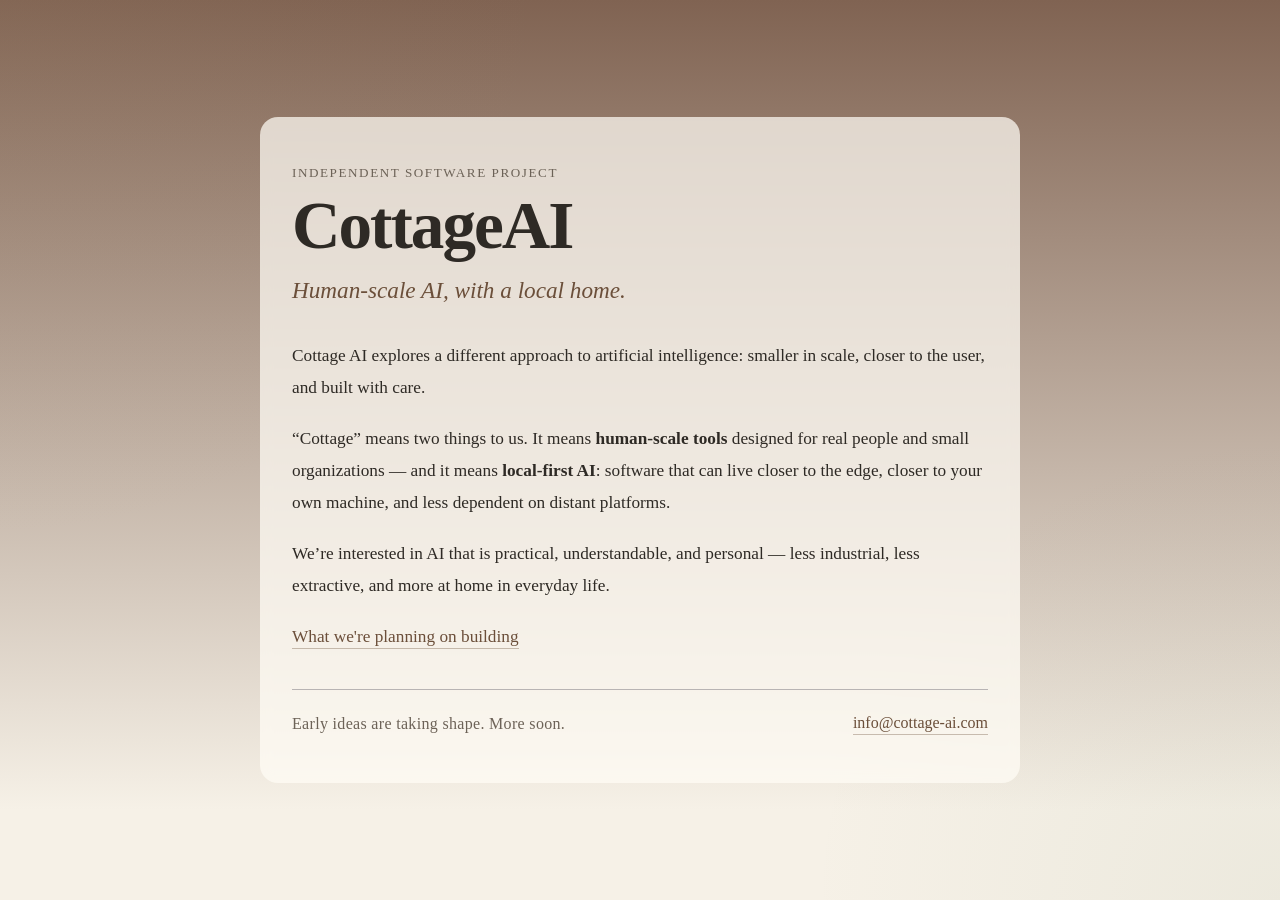
<file: index.html>
<!DOCTYPE html>
<html lang="en">
<head>
  <meta charset="UTF-8" />
  <meta name="viewport" content="width=device-width, initial-scale=1.0" />
  <title>Cottage AI</title>

  <meta
    name="description"
    content="Cottage AI explores human-scale, local-first AI tools built with care."
  />

  <link rel="stylesheet" href="styles.css" />
</head>

<body>
  <main class="card">
    <div class="header">
      <div class="eyebrow">Independent software project</div>
    </div>

    <h1>CottageAI</h1>

    <p class="tagline">
      Human-scale AI, with a local home.
    </p>

    <p>
      Cottage AI explores a different approach to artificial intelligence:
      smaller in scale, closer to the user, and built with care.
    </p>

    <p>
      “Cottage” means two things to us. It means <strong>human-scale tools</strong>
      designed for real people and small organizations — and it means
      <strong>local-first AI</strong>: software that can live closer to the edge,
      closer to your own machine, and less dependent on distant platforms.
    </p>

    <p>
      We’re interested in AI that is practical, understandable, and personal —
      less industrial, less extractive, and more at home in everyday life.
    </p>

    <p>
      <a class="contact" href="assistant.html">What we're planning on building</a>
    </p>


    <div class="footer">
      <div class="coming-soon">Early ideas are taking shape. More soon.</div>
      <a class="contact" href="mailto:hello@cottage-ai.com">info@cottage-ai.com</a>
    </div>
  </main>
</body>
</html>
</file>
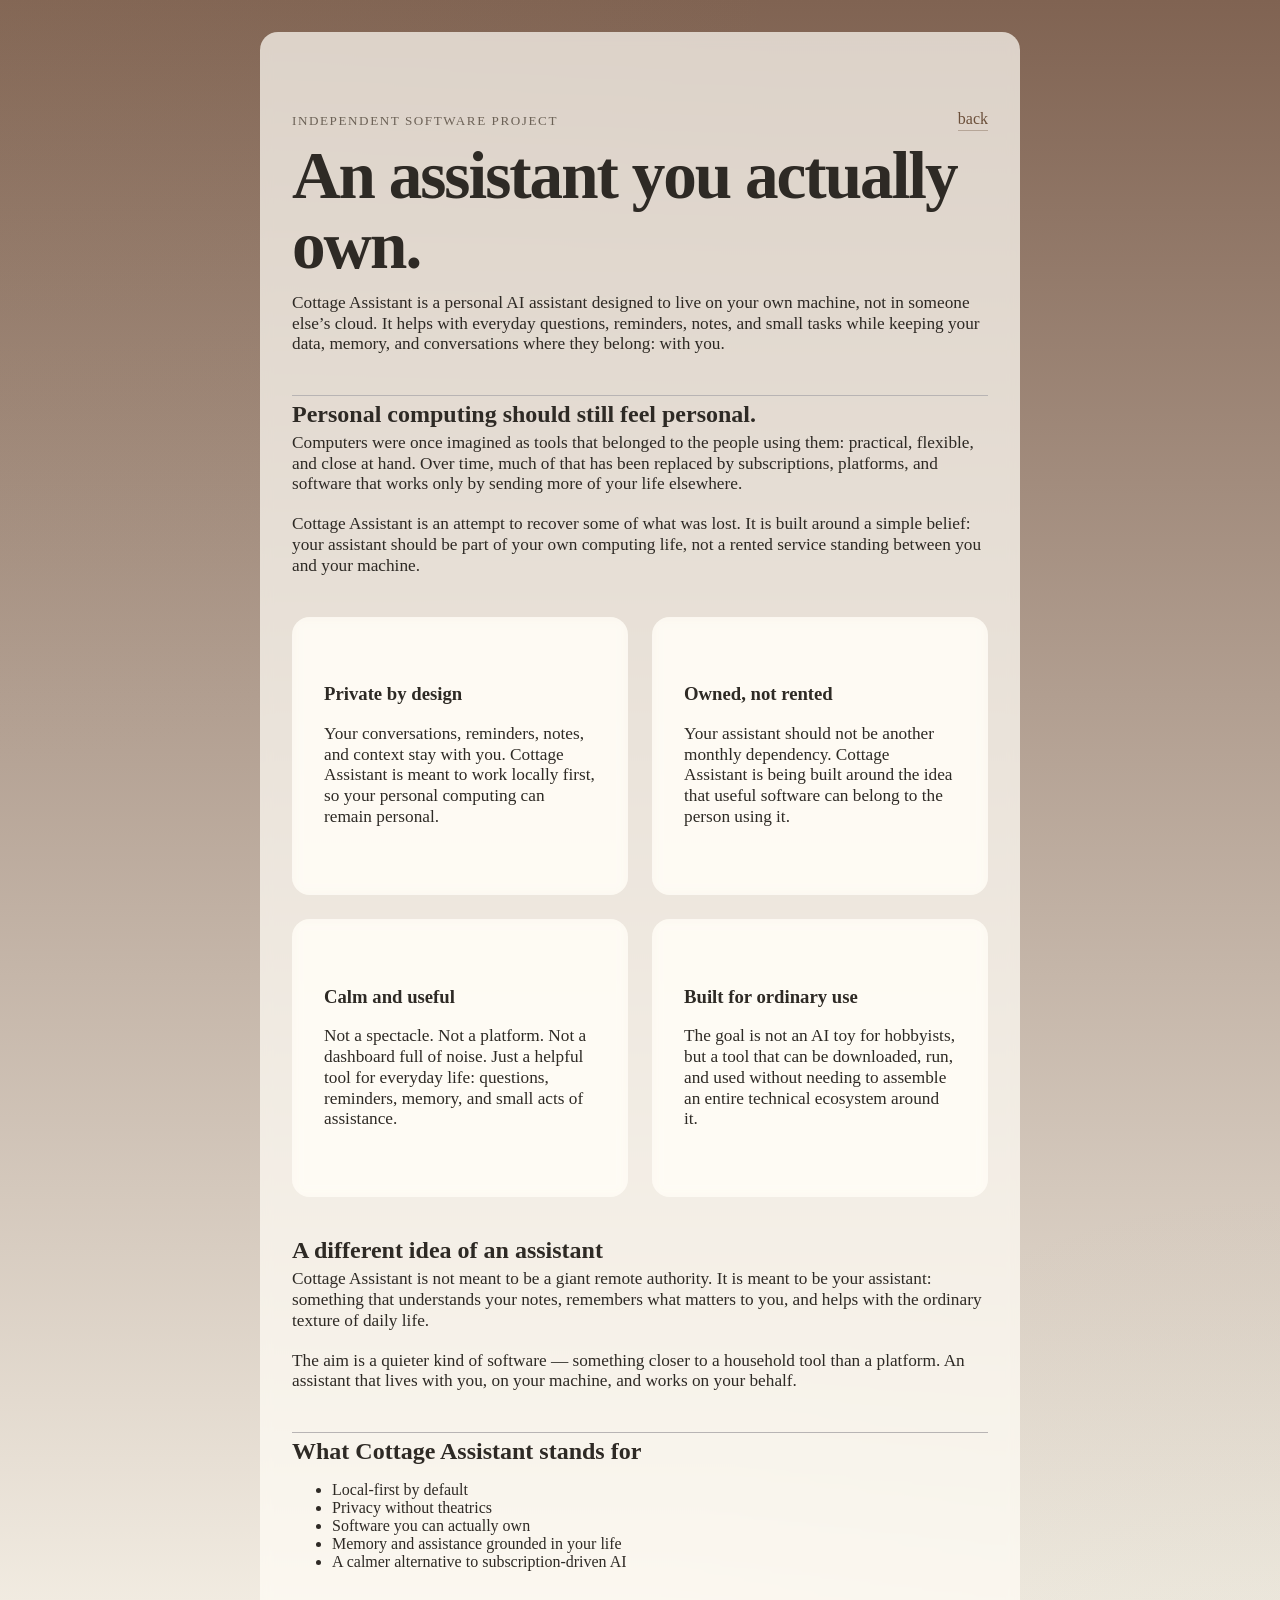
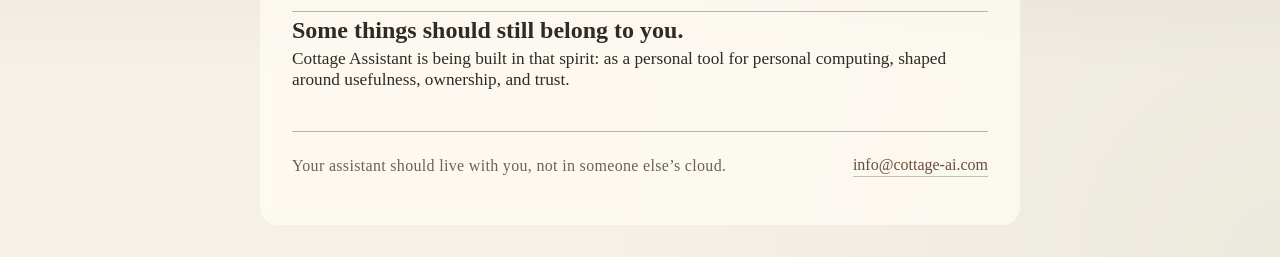
<file: assistant.html>
<!DOCTYPE html>
<html lang="en">
<head>
  <meta charset="UTF-8" />
  <meta name="viewport" content="width=device-width, initial-scale=1.0" />
  <title>Cottage AI</title>

  <meta
    name="description"
    content="Cottage AI explores human-scale, local-first AI tools built with care."
  />

  <link rel="stylesheet" href="styles.css" />
</head>

<body>
    <main class="card">
        <section>
            <div class="header">
                <div class="eyebrow">Independent software project</div>
                <a class="contact" href="javascript:history.back()">back</a>
            </div>
            <h1>An assistant you actually own.</h1>
            <p class="tighter">
            Cottage Assistant is a personal AI assistant designed to live on your own machine,
            not in someone else’s cloud. It helps with everyday questions, reminders, notes,
            and small tasks while keeping your data, memory, and conversations where they belong:
            with you.
            </p>
         </section>     
        
        <section class="border">
            <h2>Personal computing should still feel personal.</h2>
            <p class="tighter">
            Computers were once imagined as tools that belonged to the people using them:
            practical, flexible, and close at hand. Over time, much of that has been replaced
            by subscriptions, platforms, and software that works only by sending more of your
            life elsewhere.
            </p>
            <p class="tighter">
            Cottage Assistant is an attempt to recover some of what was lost. It is built around
            a simple belief: your assistant should be part of your own computing life, not a rented
            service standing between you and your machine.
            </p>
        </section> 

        <section>
            <div class="grid two-up">
                <div class="card">
                    <h3>Private by design</h3>
                    <p class="tighter">
                    Your conversations, reminders, notes, and context stay with you. Cottage Assistant
                    is meant to work locally first, so your personal computing can remain personal.
                    </p>
                </div>
                <div class="card">
                    <h3>Owned, not rented</h3>
                    <p class="tighter">
                    Your assistant should not be another monthly dependency. Cottage Assistant is being
                    built around the idea that useful software can belong to the person using it.
                    </p>
                </div>
                <div class="card">
                    <h3>Calm and useful</h3>
                    <p class="tighter">
                    Not a spectacle. Not a platform. Not a dashboard full of noise. Just a helpful tool
                    for everyday life: questions, reminders, memory, and small acts of assistance.
                    </p>
                </div>
                <div class="card">
                    <h3>Built for ordinary use</h3>
                    <p class="tighter">
                    The goal is not an AI toy for hobbyists, but a tool that can be downloaded, run,
                    and used without needing to assemble an entire technical ecosystem around it.
                    </p>
                </div>
            </div>
        </section>

        
        <section>    
            <h2>A different idea of an assistant</h2>
            <p class="tighter">
            Cottage Assistant is not meant to be a giant remote authority. It is meant to be
            your assistant: something that understands your notes, remembers what matters to you,
            and helps with the ordinary texture of daily life.
            </p>
            <p class="tighter">
            The aim is a quieter kind of software — something closer to a household tool than
            a platform. An assistant that lives with you, on your machine, and works on your behalf.
            </p>
        </section>

        <section class="border">
        
            <h2>What Cottage Assistant stands for</h2>
            <ul class="feature-list">
            <li>Local-first by default</li>
            <li>Privacy without theatrics</li>
            <li>Software you can actually own</li>
            <li>Memory and assistance grounded in your life</li>
            <li>A calmer alternative to subscription-driven AI</li>
            </ul>
        </section>

        <section class="border">    
            <h2>Some things should still belong to you.</h2>
            <p class="tighter">
            Cottage Assistant is being built in that spirit: as a personal tool for personal computing,
            shaped around usefulness, ownership, and trust.
            </p>
        </section>

        <div class="footer">
            <div class="coming-soon">Your assistant should live with you, not in someone else’s cloud.</div>
            <a class="contact" href="mailto:hello@cottage-ai.com">info@cottage-ai.com</a>
        </div>
    </main>
</body>
</file>
<file: styles.css>
:root {
  --bg: #f6f1e7;
  --paper: rgba(255, 252, 246, 0.72);
  --text: #2e2a25;
  --muted: #6c6257;
  --accent: #6b4f3a;
  --line: solid rgb(184, 180, 180)
  --shadow: 0 10px 30px rgba(50, 40, 30, 0.08);
  --radius: 18px;
  --max-width: 760px;
}

* {
  box-sizing: border-box;
}

html {
  scroll-behavior: smooth;
}

body {
  margin: 0;
  min-height: 100vh;
  font-family: Georgia, "Times New Roman", serif;
  color: var(--text);
  background:
    radial-gradient(circle at top left, rgba(173, 150, 122, 0.08), transparent 35%),
    radial-gradient(circle at bottom right, rgba(120, 140, 110, 0.08), transparent 30%),
    linear-gradient(180deg, #806352 0%, var(--bg) 90%);
  display: flex;
  align-items: center;
  justify-content: center;
  padding: 2rem 1.25rem;
}

.card {
  width: 100%;
  max-width: var(--max-width);
  background: var(--paper);
  backdrop-filter: blur(6px);
  border: 1px solid var(--line);
  border-radius: var(--radius);
  box-shadow: var(--shadow);
  padding: 3rem 2rem;
}

.header {
  display: flex;
  align-items: center;
  justify-content: space-between;
  margin-bottom: 10px;
}

.eyebrow {
  display: inline-block;
  font-size: 0.82rem;
  letter-spacing: 0.12em;
  text-transform: uppercase;
  color: var(--muted);
}

h1 {
  margin: 0 0 0.75rem;
  font-size: clamp(2.5rem, 7vw, 4.2rem);
  line-height: 1.04;
  letter-spacing: -0.03em;
  font-weight: 600;
}

h2 {
  margin-top: 5px;
  margin-bottom: 5px;
}

.tagline {
  margin: 0 0 2rem;
  font-size: clamp(1.15rem, 2.5vw, 1.45rem);
  line-height: 1.5;
  color: var(--accent);
  font-style: italic;
  max-width: 32rem;
}

p {
  font-size: 1.08rem;
  line-height: 1.85;
  margin: 0 0 1.2rem;
}

.tighter {
  font-size: 1.08rem;
  line-height: 1.2;
  margin: 0 0 1.2rem;
}

.muted {
  color: var(--muted);
}

.divider {
  width: 72px;
  height: 1px;
  background: var(--line);
  margin: 2rem 0;
}

.footer {
  margin-top: 2.2rem;
  padding-top: 1.5rem;
  border-top: 1px solid rgb(184, 180, 180);
  display: flex;
  flex-wrap: wrap;
  gap: 0.8rem 1.4rem;
  align-items: center;
  justify-content: space-between;
}

.coming-soon {
  font-size: 1rem;
  color: var(--muted);
  letter-spacing: 0.02em;
}

.contact {
  color: var(--accent);
  text-decoration: none;
  border-bottom: 1px solid rgba(107, 79, 58, 0.35);
  padding-bottom: 2px;
  transition: opacity 0.2s ease, border-color 0.2s ease;
}

.contact:hover {
  opacity: 0.8;
  border-color: rgba(107, 79, 58, 0.7);
}

.grid.two-up {
  display: grid;
  grid-template-columns: repeat(2, minmax(0, 1fr));
  gap: 1.5rem;
  margin-bottom: 30px;
}

section {
  margin-top: 30px;
  margin-bottom: 40px;
}

section.border {
  border-top: 1px solid rgb(184, 180, 180);
  margin-top: 30px;
  margin-bottom: 40px;
}

@media (max-width: 640px) {
  .card {
    padding: 2.2rem 1.35rem;
  }

  .footer {
    flex-direction: column;
    align-items: flex-start;
  }

  p {
    font-size: 1rem;
    line-height: 1.8;
  }
}
</file>
